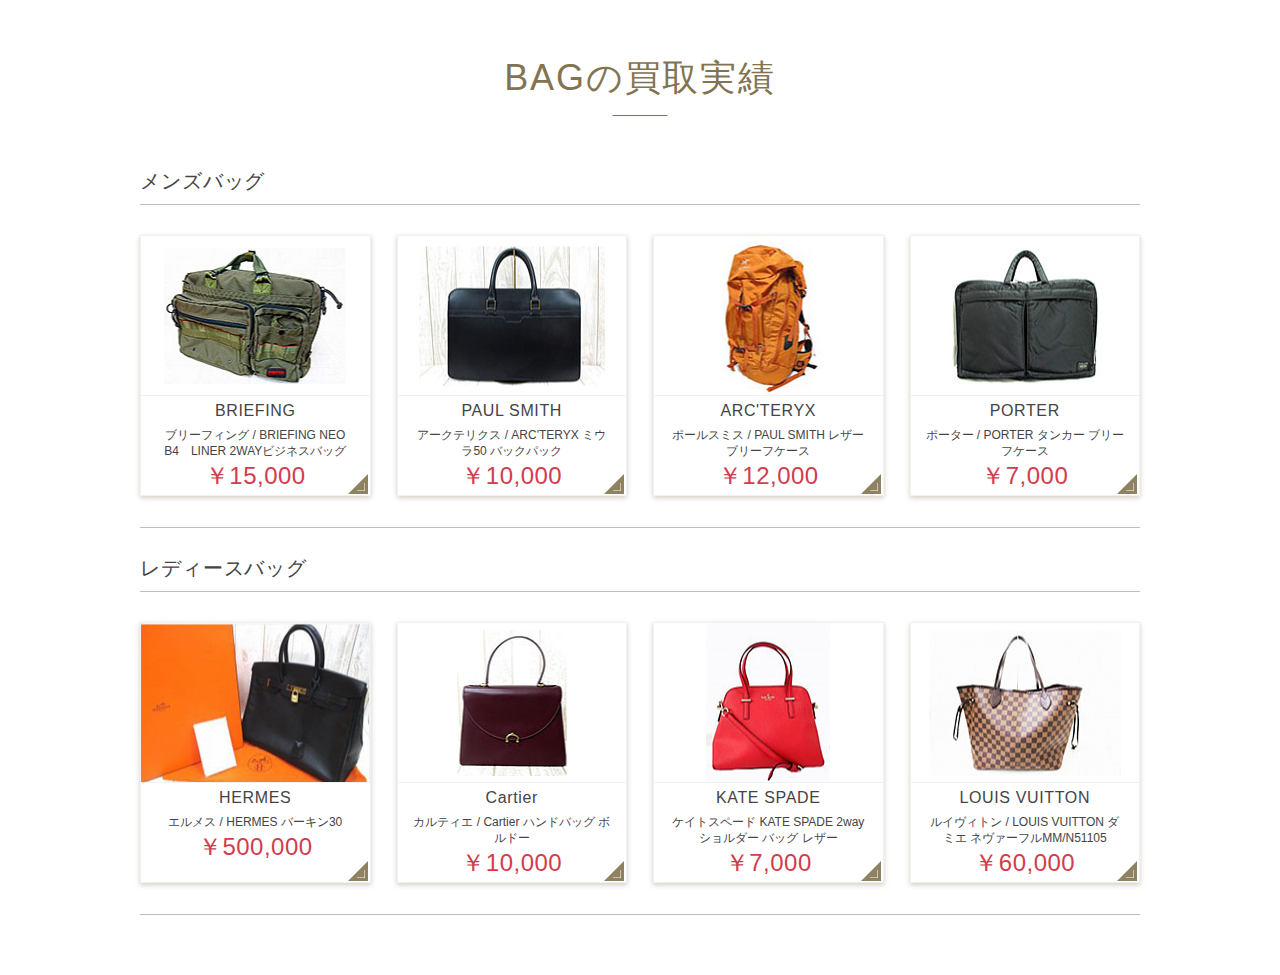
<file: bag.html>
<!DOCTYPE html>
<html lang="en">
<head>
	<meta charset="UTF-8">
	<meta name="viewport" content="width=device-width, initial-scale=1.0">
	<title>Product</title>
	<link rel="stylesheet" href="css/styles.css">
</head>
<body>

	<section class="product-wrap">
		<div class="products-list">
			<h2 class="title">BAGの買取実績</h2>
			<div class="products-row">
				<h3 class="list-title">
					メンズバッグ
				</h3>
				<div class="lists">
					<div class="product-item-wrap">
						<div class="product-item">
							<a class="product-image" href="#" title="ブリーフィング / BRIEFING NEO　B4　LINER 2WAYビジネスバッグ">
								<img alt="ブリーフィング / BRIEFING NEO　B4　LINER 2WAYビジネスバッグ" src="./img/img_01.jpg" />
							</a>
							<div class="product-info">
								<p class="product-label">
								BRIEFING
								</p>
								<a href="#" title="ブリーフィング / BRIEFING NEO　B4　LINER 2WAYビジネスバッグ" class="product-name">
									ブリーフィング / BRIEFING NEO　B4　LINER 2WAYビジネスバッグ 
								</a>
								<p class="product-price">￥15,000</p>
							</div>
						</div>
					</div>

					<div class="product-item-wrap">
						<div class="product-item">
							<a class="product-image" href="" title="アークテリクス / ARC'TERYX ミウラ50 バックパック">
								<img alt="アークテリクス / ARC'TERYX ミウラ50 バックパック" src="./img/img_03.jpg" />
							</a>
							<div class="product-info">
								<p class="product-label">
								PAUL SMITH
								</p>
								<a href="#" title="アークテリクス / ARC'TERYX ミウラ50 バックパック" class="product-name">
									アークテリクス / ARC'TERYX ミウラ50 バックパック 
								</a>
								<p class="product-price">￥10,000</p>
							</div>
						</div>
					</div>
					
					<div class="product-item-wrap">
						<div class="product-item">
							<a class="product-image" href="#" title="ポールスミス / PAUL SMITH レザーブリーフケース">
								<img alt="ポールスミス / PAUL SMITH レザーブリーフケース" src="./img/img_02.jpg" />
							</a>
							<div class="product-info">
								<p class="product-label">
								ARC'TERYX
								</p>
								<a href="#" title="ポールスミス / PAUL SMITH レザーブリーフケース" class="product-name">
									ポールスミス / PAUL SMITH レザーブリーフケース
								</a>								
								<p class="product-price">￥12,000</p>
							</div>
						</div>
					</div>
					
					<div class="product-item-wrap">
						<div class="product-item">
							<a class="product-image" href="#" title="ポーター / PORTER タンカー ブリーフケース">
								<img alt="ポーター / PORTER タンカー ブリーフケース" src="./img/img_04.jpg" />
							</a>
							<div class="product-info">
								<p class="product-label">
								PORTER
								</p>
								<a href="#" title="ポーター / PORTER タンカー ブリーフケース" class="product-name">
									ポーター / PORTER タンカー ブリーフケース 
								</a>
								<p class="product-price">￥7,000</p>
							</div>
						</div>
					</div>
				</div>
			</div>
			
			<div class="products-row">
				<h3 class="list-title">
					レディースバッグ
				</h3>
				<div class="lists">
					<div class="product-item-wrap">
						<div class="product-item">
							<a class="product-image" href="#" title="エルメス / HERMES バーキン30">
								<img alt="エルメス / HERMES バーキン30" src="./img/img_05.jpg" />
							</a>
							<div class="product-info">
								<p class="product-label">
								HERMES
								</p>
								<a href="#" title="エルメス / HERMES バーキン30" class="product-name">
									エルメス / HERMES バーキン30
								</a>
								<p class="product-price">￥500,000</p>
							</div>
						</div>
					</div>

					<div class="product-item-wrap">
						<div class="product-item">
							<a class="product-image" href="#" title="カルティエ / Cartier ハンドバッグ ボルドー">
								<img alt="カルティエ / Cartier ハンドバッグ ボルドー" src="./img/img_06.jpg" />
							</a>
							<div class="product-info">
								<p class="product-label">
								Cartier
								</p>
								<a href="#" title="カルティエ / Cartier ハンドバッグ ボルドー" class="product-name">
									カルティエ / Cartier ハンドバッグ ボルドー
								</a>
								<p class="product-price">￥10,000</p>
							</div>
						</div>
					</div>
					
					<div class="product-item-wrap">
						<div class="product-item">
							<a class="product-image" href="#" title="ケイトスペード KATE SPADE 2way ショルダー バッグ レザー">
									<img alt="ケイトスペード KATE SPADE 2way ショルダー バッグ レザー" src="./img/img_07.jpg" />
								</a>
							<div class="product-info">
								<p class="product-label">
								KATE SPADE
								</p>
								<a href="#" title="ケイトスペード KATE SPADE 2way ショルダー バッグ レザー" class="product-name">
									ケイトスペード KATE SPADE 2way ショルダー バッグ レザー
								</a>
								<p class="product-price">￥7,000</p>
							</div>
						</div>
					</div>
					
					<div class="product-item-wrap">
						<div class="product-item">
							<a class="product-image" href="#" title="ルイヴィトン / LOUIS VUITTON ダミエ ネヴァーフルMM/N51105">
								<img alt="ルイヴィトン / LOUIS VUITTON ダミエ ネヴァーフルMM/N51105" src="./img/img_08.jpg" />
							</a>
							<div class="product-info">
								<p class="product-label">
								LOUIS VUITTON
								</p>
								<a href="#" title="ルイヴィトン / LOUIS VUITTON ダミエ ネヴァーフルMM/N51105" class="product-name">
									ルイヴィトン / LOUIS VUITTON ダミエ ネヴァーフルMM/N51105 
								</a>
								<p class="product-price">￥60,000</p>
							</div>
						</div>
					</div>
				</div>
			</div>
		</div>
		
	</section>
</body>
</html>
</file>
<file: css/styles.css>
html,
body,
div,
span,
p,
section,
h2,
h3 {
  margin: 0;
  padding: 0;
  border: 0;
  font-size: 100%;
  font: inherit;
  vertical-align: baseline;
}

a {
  text-decoration: none;
}

body {
  line-height: 1;
}

* {
  box-sizing: border-box;
}

html,
body,
div,
a,
p {
  font-family: "Kozuka Gothic Pr6N", sans-serif;
  font-style: normal;
  color: #444;
  font-weight: 300;
}

.product-wrap {
  width: 87.5%;
  margin: 60px auto;
  text-align: center;
}

.product-wrap h2 {
  color: #827451;
  font-size: 36px;
  position: relative;
  margin-bottom: 75px;
  letter-spacing: 1.8px;
}

.product-wrap h2:after {
  content: "";
  width: 55px;
  height: 1px;
  background-color: #827451;
  display: block;
  position: absolute;
  bottom: -20px;
  left: 50%;
  -webkit-transform: translateX(-50%);
  -moz-transform: translateX(-50%);
  -ms-transform: translateX(-50%);
  transform: translateX(-50%);
}

.products-list {
  max-width: 1000px;
  margin: 0 auto;
}

.products-list .list-title {
  font-size: 20px;
  position: relative;
  text-align: left;
  padding-bottom: 14px;
  letter-spacing: .9px;
}

.products-list .list-title:after {
  content: "";
  position: absolute;
  height: 1px;
  width: 100%;
  display: block;
  background-color: #bdbdbd;
  bottom: 0px;
}

.products-row {
  margin-bottom: 30px;
  padding-bottom: 31px;
  border-bottom: 1px solid #bdbdbd;
}

.lists {
  display: -webkit-box;
  display: -moz-box;
  display: -ms-flexbox;
  display: -webkit-flex;
  display: flex;
  -webkit-justify-content: space-between;
  -moz-justify-content: space-between;
  -ms-justify-content: space-between;
  justify-content: space-between;
  -ms-flex-pack: space-between;
  margin-top: 30px;
}

.lists .product-item {
  border: 1px solid #f1f1f1;
  position: relative;
  box-shadow: 0px 2px 5px 0px rgba(143, 130, 98, 0.4);
  height: 100%;
}

.lists .product-item>* {
  display: block;
}

.lists .product-item:after {
  content: "";
  background: url("../img/ico_more.png") no-repeat;
  height: 20px;
  width: 20px;
  position: absolute;
  bottom: 1px;
  right: 2px;
}

.lists .product-item .product-image {
  height: 160px;
  position: relative;
  overflow: hidden;
  border-bottom: 1px solid #f1f1f1;
}

.lists .product-item .product-image img {
  position: absolute;
  top: 50%;
  left: 50%;
  -webkit-transform: translate(-50%, -50%);
  -moz-transform: translate(-50%, -50%);
  -ms-transform: translate(-50%, -50%);
  transform: translate(-50%, -50%);
}

.lists .product-item .product-info {
  padding: 7px 15px;
}

.lists .product-item .product-label {
  font-size: 16px;
  margin-bottom: 8px;
  display: block;
  white-space: nowrap;
  overflow: hidden;
  text-overflow: ellipsis;
  letter-spacing: 0.64px;
}

.lists .product-item .product-name {
  font-size: 12px;
  line-height: 16px;
  margin-bottom: 5px;
  display: block;
}

.lists .product-item .product-name:hover {
  text-decoration: underline;
}

.lists .product-item .product-price {
  color: #d23c4d;
  font-size: 24px;
  letter-spacing: 0.48px;
}

@media only screen and (min-width: 768px) {
  .lists {
    margin-left: -13px;
    margin-right: -13px;
  }
  .lists .product-item-wrap {
    width: 25%;
    padding: 0 13px;
  }
}

@media only screen and (max-width: 767px) {
  .lists {
    -webkit-flex-wrap: wrap;
    -moz-flex-wrap: wrap;
    -ms-flex-wrap: wrap;
    flex-wrap: wrap;
  }
  .lists .product-item-wrap {
    margin-bottom: 25px;
  }
}

@media only screen and (min-width: 480px) and (max-width: 767px) {
  .lists .product-item-wrap {
    width: 48%;
  }
}

@media only screen and (max-width: 479px) {
  .lists .product-item-wrap {
    width: 100%;
  }
}
</file>
